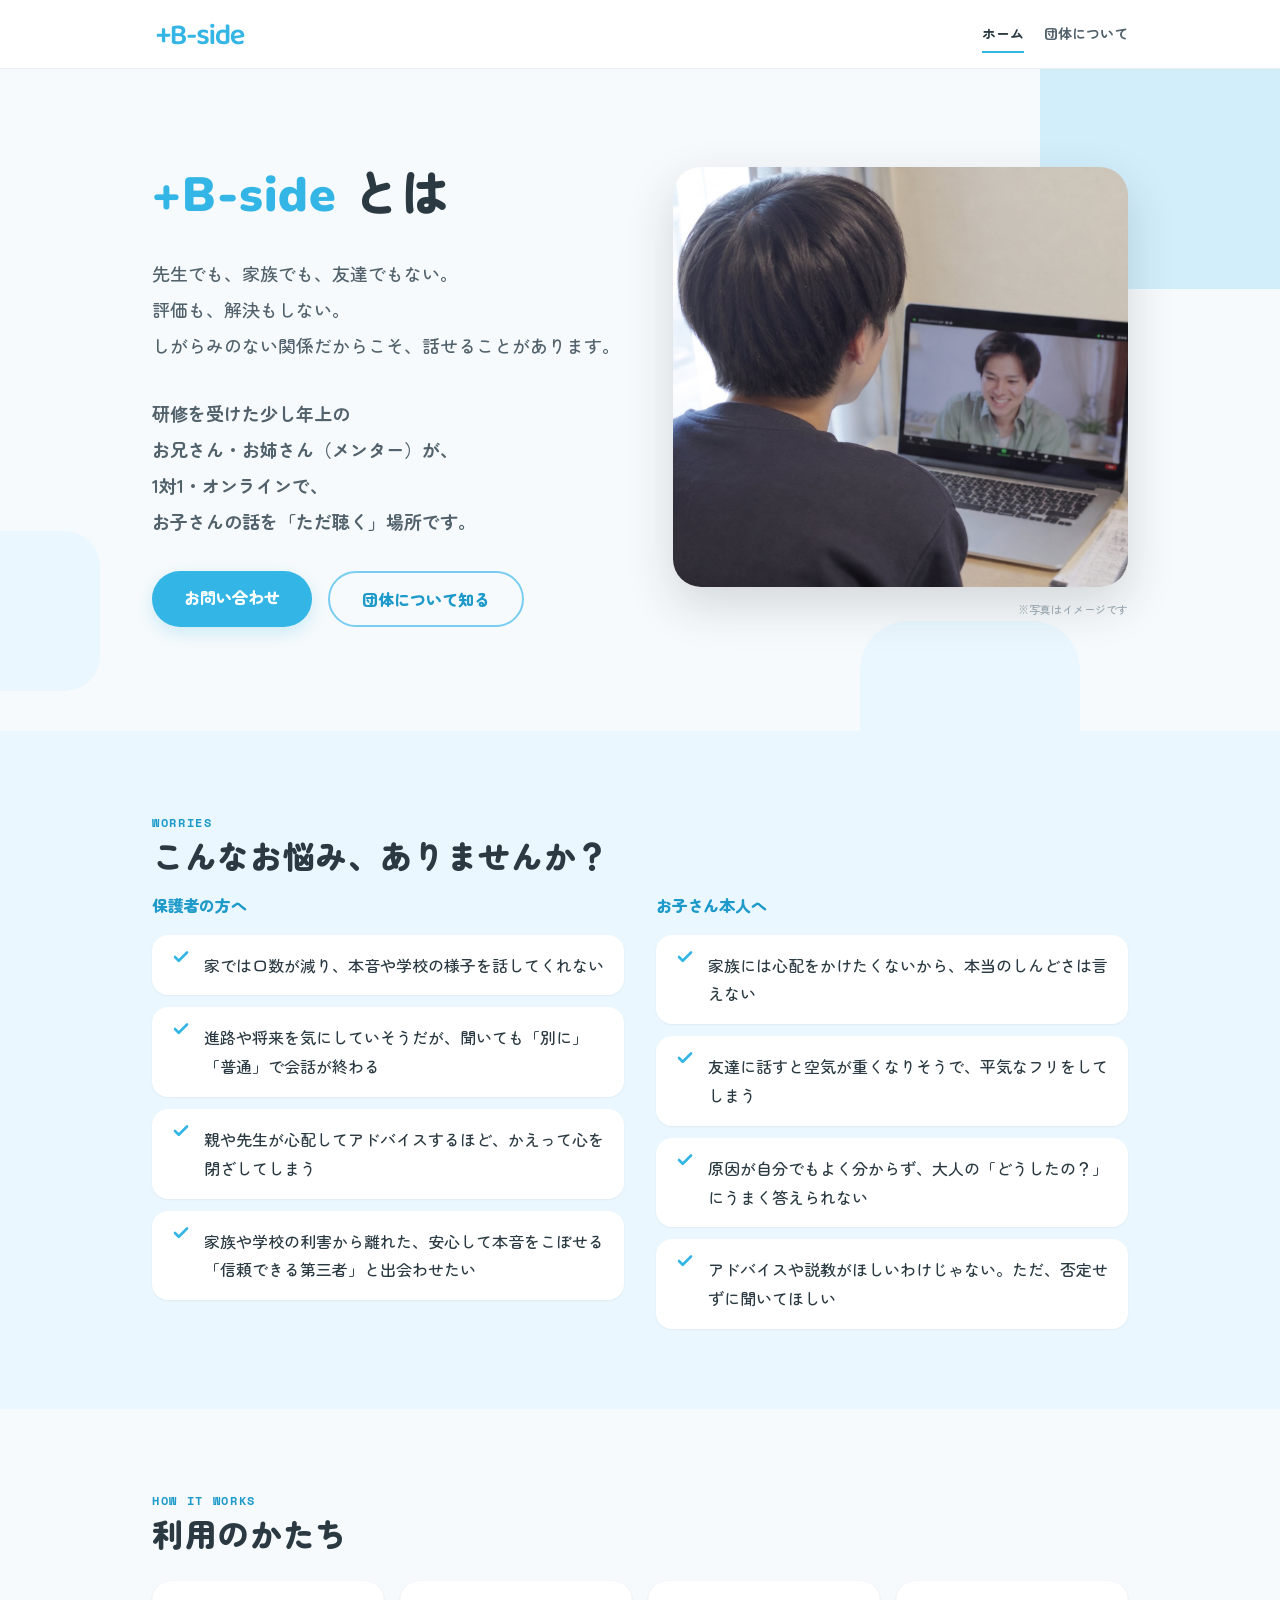
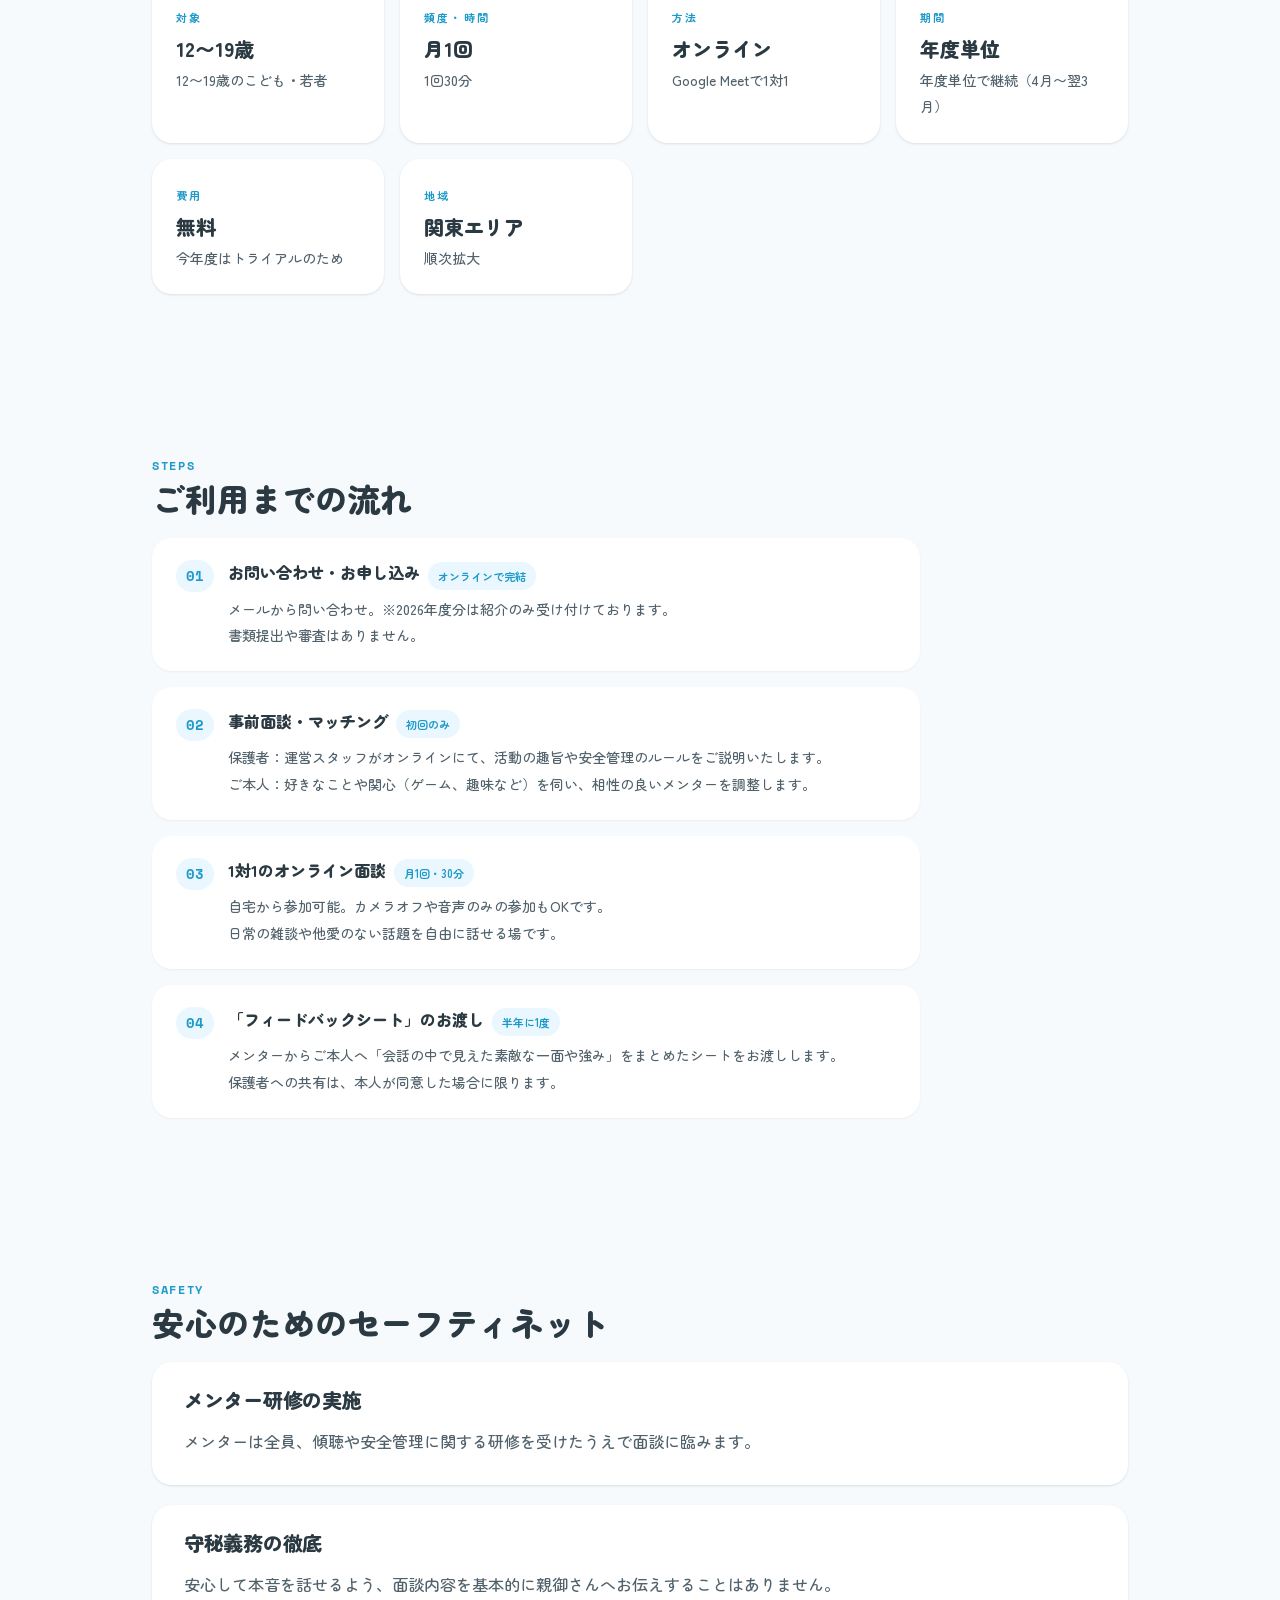
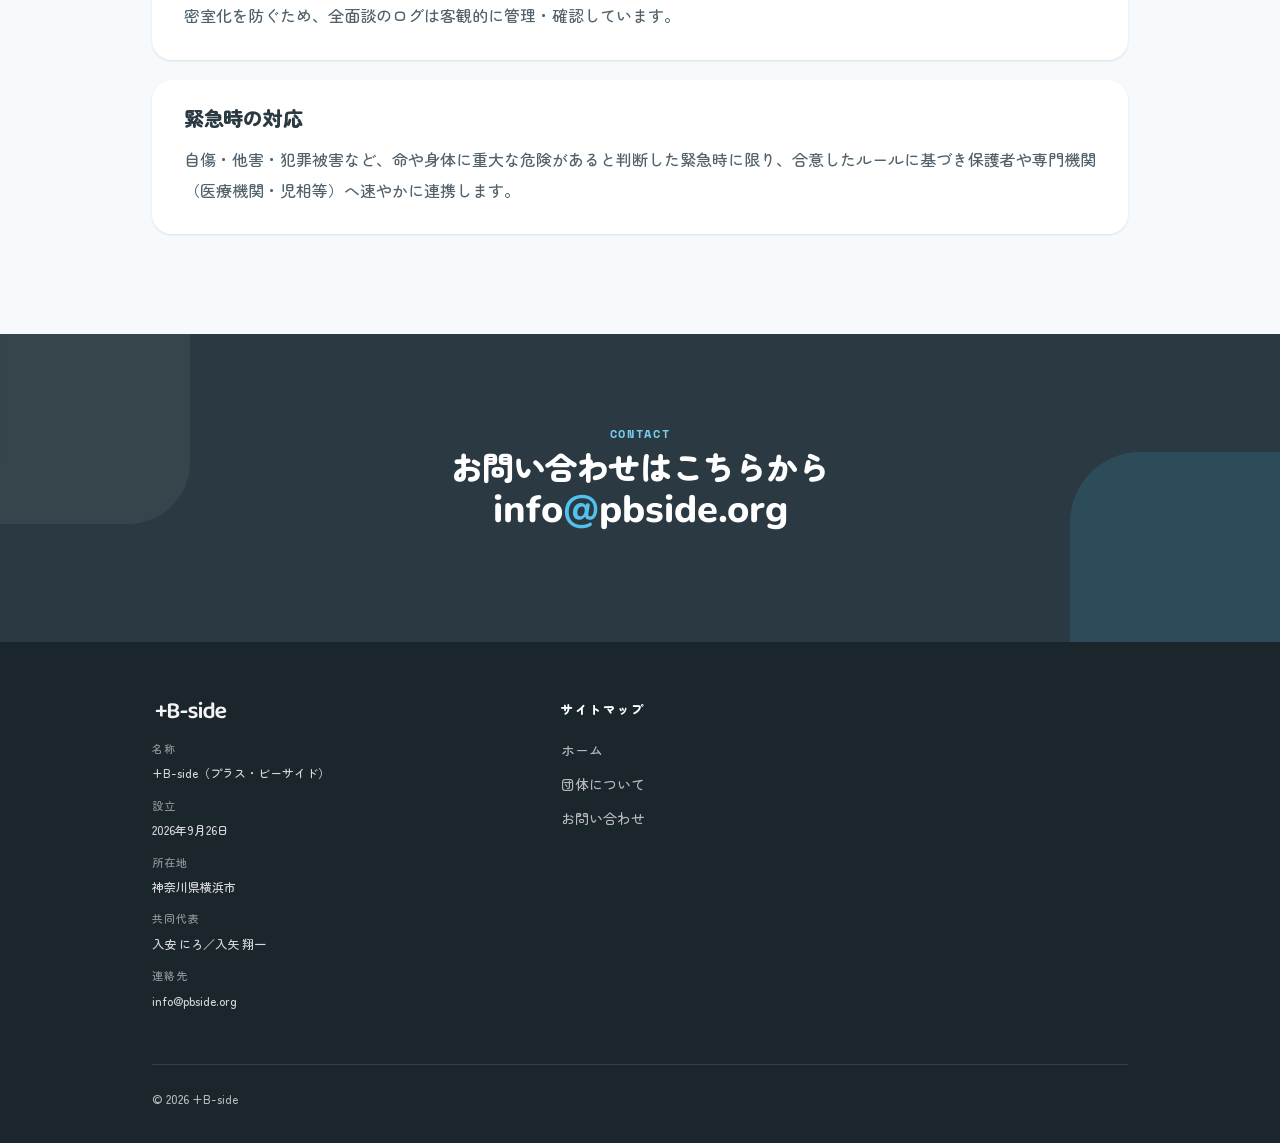
<file: index.html>
<!DOCTYPE html>
<html lang="ja">
<head>
<meta charset="UTF-8">
<meta name="viewport" content="width=device-width, initial-scale=1.0">
<title>+B-side（プラス・ビーサイド）</title>
<meta name="description" content="+B-side（プラス・ビーサイド）は、研修を受けた少し年上のメンターが、1対1・オンラインでお子さんの話を「ただ聴く」場所です。">
<link rel="icon" href="assets/logo/plus-B_icon_tile.svg">
<link rel="preconnect" href="https://fonts.googleapis.com">
<link href="https://fonts.googleapis.com/css2?family=Nunito:wght@400;700;800;900&family=Space+Mono:wght@400;700&family=Zen+Maru+Gothic:wght@400;500;700;900&display=swap" rel="stylesheet">
<link rel="stylesheet" href="assets/css/styles.css">
<link rel="stylesheet" href="assets/css/site.css">
<style>
  .hero { position: relative; overflow: hidden; background: var(--bg-page); padding: 92px 0 104px; }
  .hero .tile { position: absolute; border-radius: 22%; }
  .hero .t1 { width: 340px; height: 340px; right: -100px; top: -120px; background: var(--sky-100); }
  .hero .t2 { width: 220px; height: 220px; right: 200px; bottom: -110px; background: var(--sky-50); }
  .hero .t3 { width: 160px; height: 160px; left: -60px; bottom: 40px; background: var(--sky-50); }
  .hero .container { position: relative; }
  .hero .split { display: grid; grid-template-columns: 1.02fr 0.98fr; gap: var(--space-12); align-items: center; }
  .hero h1 { font-size: clamp(30px, 4.6vw, 48px); font-weight: 900; line-height: 1.45; letter-spacing: 0.02em; margin-bottom: var(--space-6); }
  .hero h1 .accent { color: var(--sky-500); }
  .hero p.lead { margin-bottom: var(--space-8); }
  .hero .nb { display: inline-block; }
  .hero .actions { display: flex; gap: var(--space-4); flex-wrap: wrap; }
  .hero .shot { position: relative; }
  .hero .shot img {
    width: 100%; height: 420px; object-fit: cover; object-position: 58% 45%;
    border-radius: var(--radius-2xl); box-shadow: 0 18px 48px rgba(27,38,44,0.16);
    display: block;
  }
  .hero .shot .cap {
    display: block; margin-top: 10px; font-size: var(--text-2xs);
    color: var(--text-muted); font-weight: 500; text-align: right;
  }
  @media (max-width: 900px) {
    .hero .split { grid-template-columns: 1fr; gap: var(--space-8); }
    .hero .shot img { height: 260px; }
  }
  .illust-row { display: grid; grid-template-columns: 1fr 340px; gap: var(--space-12); align-items: center; }
  .illust-row.rev { grid-template-columns: 340px 1fr; }
  .illust-row img { width: 100%; max-width: 340px; height: auto; display: block; }
  @media (max-width: 760px) {
    .illust-row, .illust-row.rev { grid-template-columns: 1fr; gap: var(--space-6); }
    .illust-row .pic { order: -1; }
    .illust-row img { max-width: 240px; }
  }
  .entry {
    display: grid; grid-template-columns: repeat(auto-fit, minmax(240px, 1fr));
    gap: var(--space-4); margin-top: var(--space-12);
  }
  .entry a {
    background: var(--surface); border-radius: var(--radius-card); padding: 24px 26px;
    box-shadow: var(--shadow-sm); transition: var(--transition-control);
    border: 1.5px solid transparent;
  }
  .entry a:hover { border-color: var(--sky-300); transform: translateY(-2px); }
  .entry .who { font-size: var(--text-2xs); font-weight: 700; letter-spacing: 0.2em; color: var(--sky-600); display: block; margin-bottom: 8px; }
  .entry .ttl { font-weight: 900; font-size: var(--text-base); display: block; margin-bottom: 6px; }
  .entry .dsc { font-size: var(--text-sm); color: var(--text-secondary); font-weight: 500; line-height: 1.75; }
  @media (max-width: 640px) { .hero { padding: 56px 0 64px; } }
  .worries { display: grid; grid-template-columns: 1fr 1fr; gap: var(--space-8); }
  .worries h3 { font-size: var(--text-base); font-weight: 900; color: var(--sky-600); margin-bottom: var(--space-4); }
  @media (max-width: 760px) { .worries { grid-template-columns: 1fr; } }
  .steps .pill { display: inline-block; margin-left: 8px; padding: 2px 10px; border-radius: 999px; background: var(--sky-50); color: var(--sky-600); font-size: var(--text-2xs); font-weight: 700; vertical-align: middle; }
</style>
</head>
<body>

<header class="site-header">
  <div class="container">
    <a class="brand" href="index.html"><img src="assets/logo/plus-B-side_lockup_sky.svg" alt="+B-side"></a>
    <nav class="site-nav">
      <a href="index.html" class="current">ホーム</a>
      <a href="about.html">団体について</a>
    </nav>
  </div>
</header>

<section class="hero">
  <div class="tile t1"></div><div class="tile t2"></div><div class="tile t3"></div>
  <div class="container">
    <div class="split">
      <div>
        <h1><span class="accent">+B-side</span> とは</h1>
        <p class="lead"><span class="nb">先生でも、家族でも、友達でもない。</span><span class="nb">評価も、解決もしない。</span><br><span class="nb">しがらみのない関係だからこそ、</span><span class="nb">話せることがあります。</span></p>
        <p class="lead"><strong><span class="nb">研修を受けた少し年上の</span><span class="nb">お兄さん・お姉さん（メンター）が、</span><span class="nb">1対1・オンラインで、</span><span class="nb">お子さんの話を「ただ聴く」場所です。</span></strong></p>
        <div class="actions">
          <a class="btn big" href="#contact">お問い合わせ</a>
          <a class="btn big ghost" href="about.html">団体について知る</a>
        </div>
      </div>
      <div class="shot">
        <img src="assets/img/hero-meeting.jpg" alt="自宅の机でノートパソコンを開いて話している子どもと、画面越しに笑顔で話を聴いているメンター">
        <span class="cap">※写真はイメージです</span>
      </div>
    </div>
  </div>
</section>

<section class="block tint" id="worries">
  <div class="container">
    <span class="kicker">Worries</span>
    <h2 class="sec">こんなお悩み、ありませんか？</h2>
    <div class="worries">
      <div>
        <h3>保護者の方へ</h3>
        <ul class="checklist">
          <li>家では口数が減り、本音や学校の様子を話してくれない</li>
          <li>進路や将来を気にしていそうだが、聞いても「別に」「普通」で会話が終わる</li>
          <li>親や先生が心配してアドバイスするほど、かえって心を閉ざしてしまう</li>
          <li>家族や学校の利害から離れた、安心して本音をこぼせる「信頼できる第三者」と出会わせたい</li>
        </ul>
      </div>
      <div>
        <h3>お子さん本人へ</h3>
        <ul class="checklist">
          <li>家族には心配をかけたくないから、本当のしんどさは言えない</li>
          <li>友達に話すと空気が重くなりそうで、平気なフリをしてしまう</li>
          <li>原因が自分でもよく分からず、大人の「どうしたの？」にうまく答えられない</li>
          <li>アドバイスや説教がほしいわけじゃない。ただ、否定せずに聞いてほしい</li>
        </ul>
      </div>
    </div>
  </div>
</section>

<section class="block sunken" id="what">
  <div class="container">
    <span class="kicker">How it works</span>
    <h2 class="sec">利用のかたち</h2>
    <div class="factgrid">
      <div class="factcard"><span class="label">対象</span><span class="val">12〜19歳</span><span class="note">12〜19歳のこども・若者</span></div>
      <div class="factcard"><span class="label">頻度・時間</span><span class="val">月1回</span><span class="note">1回30分</span></div>
      <div class="factcard"><span class="label">方法</span><span class="val">オンライン</span><span class="note">Google Meetで1対1</span></div>
      <div class="factcard"><span class="label">期間</span><span class="val">年度単位</span><span class="note">年度単位で継続（4月〜翌3月）</span></div>
      <div class="factcard"><span class="label">費用</span><span class="val">無料</span><span class="note">今年度はトライアルのため</span></div>
      <div class="factcard"><span class="label">地域</span><span class="val">関東エリア</span><span class="note">順次拡大</span></div>
    </div>
  </div>
</section>

<section class="block" id="flow">
  <div class="container">
    <span class="kicker">Steps</span>
    <h2 class="sec">ご利用までの流れ</h2>
    <ol class="steps">
      <li><span class="t">お問い合わせ・お申し込み<span class="pill">オンラインで完結</span></span><span class="d">メールから問い合わせ。※2026年度分は紹介のみ受け付けております。<br>書類提出や審査はありません。</span></li>
      <li><span class="t">事前面談・マッチング<span class="pill">初回のみ</span></span><span class="d">保護者：運営スタッフがオンラインにて、活動の趣旨や安全管理のルールをご説明いたします。<br>ご本人：好きなことや関心（ゲーム、趣味など）を伺い、相性の良いメンターを調整します。</span></li>
      <li><span class="t">1対1のオンライン面談<span class="pill">月1回・30分</span></span><span class="d">自宅から参加可能。カメラオフや音声のみの参加もOKです。<br>日常の雑談や他愛のない話題を自由に話せる場です。</span></li>
      <li><span class="t">「フィードバックシート」のお渡し<span class="pill">半年に1度</span></span><span class="d">メンターからご本人へ「会話の中で見えた素敵な一面や強み」をまとめたシートをお渡しします。<br>保護者への共有は、本人が同意した場合に限ります。</span></li>
    </ol>
  </div>
</section>

<section class="block sunken" id="safety">
  <div class="container">
    <span class="kicker">Safety</span>
    <h2 class="sec">安心のためのセーフティネット</h2>
    <div class="panel">
      <h3>メンター研修の実施</h3>
      <p>メンターは全員、傾聴や安全管理に関する研修を受けたうえで面談に臨みます。</p>
    </div>
    <div class="panel">
      <h3>守秘義務の徹底</h3>
      <p>安心して本音を話せるよう、面談内容を基本的に親御さんへお伝えすることはありません。<br>密室化を防ぐため、全面談のログは客観的に管理・確認しています。</p>
    </div>
    <div class="panel">
      <h3>緊急時の対応</h3>
      <p>自傷・他害・犯罪被害など、命や身体に重大な危険があると判断した緊急時に限り、合意したルールに基づき保護者や専門機関（医療機関・児相等）へ速やかに連携します。</p>
    </div>
  </div>
</section>

<section class="cta" id="contact">
  <div class="tile t1"></div><div class="tile t2"></div>
  <div class="container">
    <span class="kicker" style="color:var(--sky-300)">Contact</span>
    <h2>お問い合わせはこちらから</h2>
    <a class="mail" href="mailto:info@pbside.org">info<span class="at">@</span>pbside.org</a>
  </div>
</section>

<footer class="site">
  <div class="container">
    <div class="cols">
      <div>
        <img src="assets/logo/plus-B-side_lockup_white.svg" alt="+B-side">
        <dl class="org">
          <dt>名称</dt><dd>+B-side（プラス・ビーサイド）</dd>
          <dt>設立</dt><dd>2026年9月26日</dd>
          <dt>所在地</dt><dd>神奈川県横浜市</dd>
          <dt>共同代表</dt><dd>入安 にろ／入矢 翔一</dd>
          <dt>連絡先</dt><dd>info@pbside.org</dd>
        </dl>
      </div>
      <div>
        <h4>サイトマップ</h4>
        <ul>
          <li><a href="index.html">ホーム</a></li>
          <li><a href="about.html">団体について</a></li>
          <li><a href="index.html#contact">お問い合わせ</a></li>
        </ul>
      </div>
    </div>
    <div class="bottom">
      <span>&copy; 2026 +B-side</span>
    </div>
  </div>
</footer>

</body>
</html>
</file>
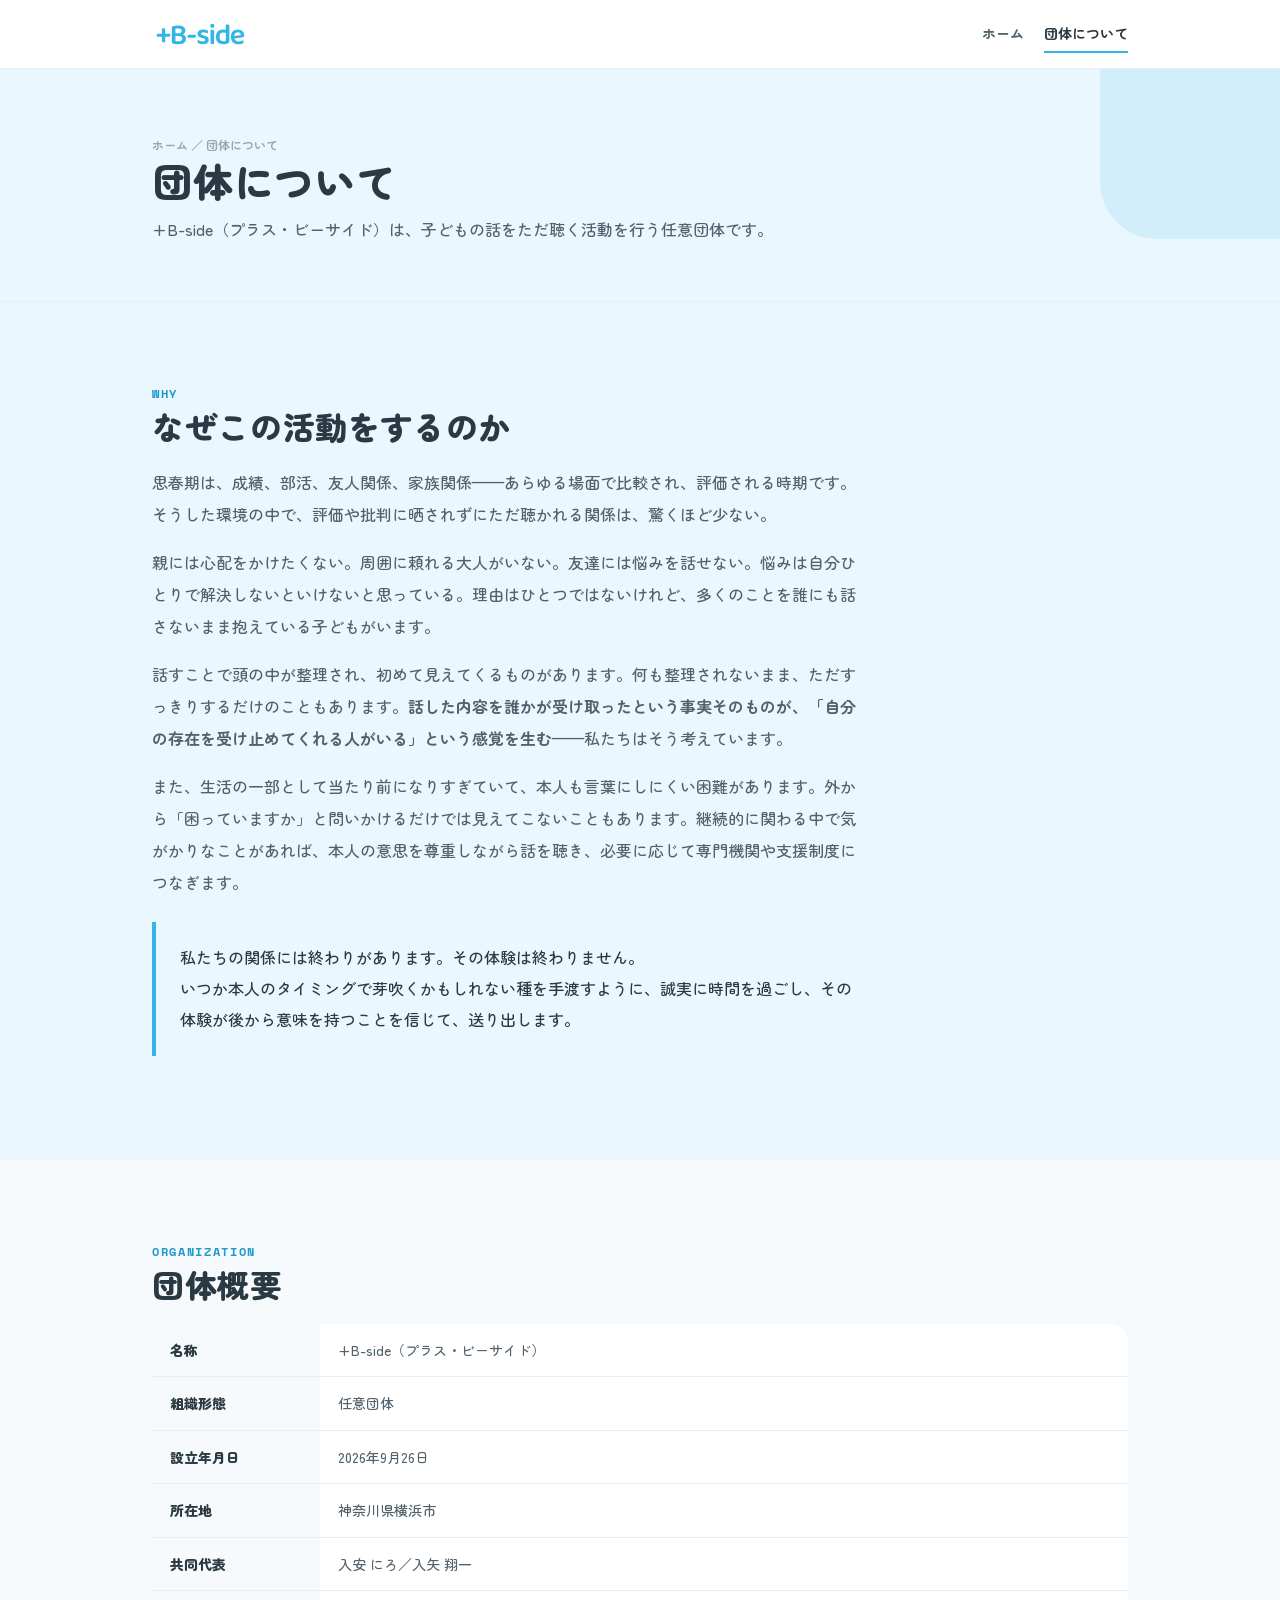
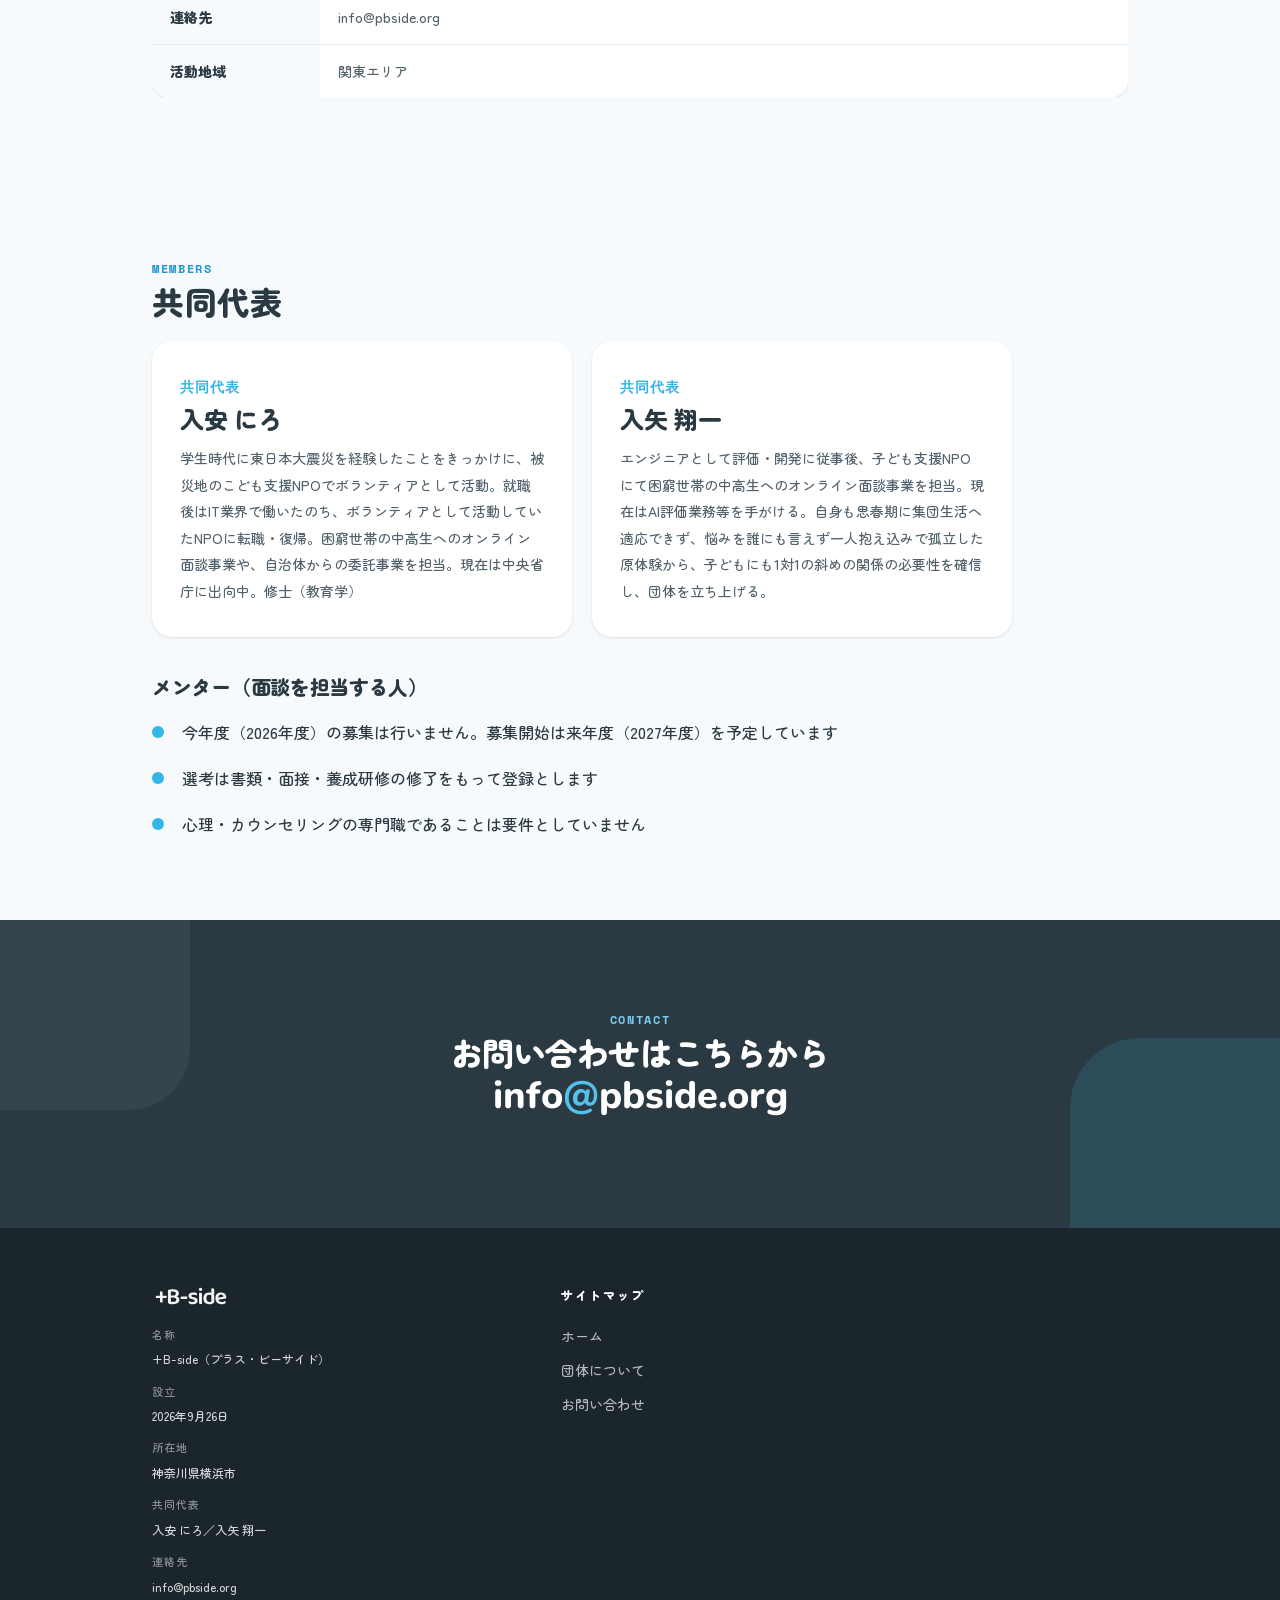
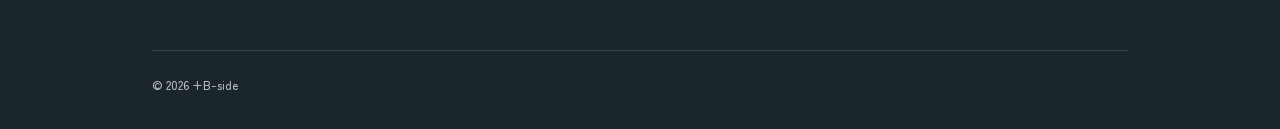
<file: about.html>
<!DOCTYPE html>
<html lang="ja">
<head>
<meta charset="UTF-8">
<meta name="viewport" content="width=device-width, initial-scale=1.0">
<title>団体について｜+B-side</title>
<meta name="description" content="+B-side（プラス・ビーサイド）の活動の背景・団体概要・共同代表。">
<link rel="icon" href="assets/logo/plus-B_icon_tile.svg">
<link rel="preconnect" href="https://fonts.googleapis.com">
<link href="https://fonts.googleapis.com/css2?family=Nunito:wght@400;700;800;900&family=Space+Mono:wght@400;700&family=Zen+Maru+Gothic:wght@400;500;700;900&display=swap" rel="stylesheet">
<link rel="stylesheet" href="assets/css/styles.css">
<link rel="stylesheet" href="assets/css/site.css">
<style>
  .money { display: grid; grid-template-columns: repeat(auto-fit, minmax(200px, 1fr)); gap: var(--space-4); margin-top: var(--space-6); }
</style>
</head>
<body>

<header class="site-header">
  <div class="container">
    <a class="brand" href="index.html"><img src="assets/logo/plus-B-side_lockup_sky.svg" alt="+B-side"></a>
    <nav class="site-nav">
      <a href="index.html">ホーム</a>
      <a href="about.html" class="current">団体について</a>
    </nav>
  </div>
</header>

<div class="page-head">
  <div class="tile t1"></div>
  <div class="container">
    <div class="crumbs"><a href="index.html">ホーム</a> ／ 団体について</div>
    <h1>団体について</h1>
    <p>+B-side（プラス・ビーサイド）は、子どもの話をただ聴く活動を行う任意団体です。</p>
  </div>
</div>

<section class="block tint" id="why">
  <div class="container">
    <span class="kicker">Why</span>
    <h2 class="sec">なぜこの活動をするのか</h2>
    <p class="body">思春期は、成績、部活、友人関係、家族関係——あらゆる場面で比較され、評価される時期です。そうした環境の中で、評価や批判に晒されずにただ聴かれる関係は、驚くほど少ない。</p>
    <p class="body">親には心配をかけたくない。周囲に頼れる大人がいない。友達には悩みを話せない。悩みは自分ひとりで解決しないといけないと思っている。理由はひとつではないけれど、多くのことを誰にも話さないまま抱えている子どもがいます。</p>
    <p class="body">話すことで頭の中が整理され、初めて見えてくるものがあります。何も整理されないまま、ただすっきりするだけのこともあります。<strong>話した内容を誰かが受け取ったという事実そのものが、「自分の存在を受け止めてくれる人がいる」という感覚を生む</strong>——私たちはそう考えています。</p>
    <p class="body">また、生活の一部として当たり前になりすぎていて、本人も言葉にしにくい困難があります。外から「困っていますか」と問いかけるだけでは見えてこないこともあります。継続的に関わる中で気がかりなことがあれば、本人の意思を尊重しながら話を聴き、必要に応じて専門機関や支援制度につなぎます。</p>
    <div class="callout">
      私たちの関係には終わりがあります。その体験は終わりません。<br>
      いつか本人のタイミングで芽吹くかもしれない種を手渡すように、誠実に時間を過ごし、その体験が後から意味を持つことを信じて、送り出します。
    </div>
  </div>
</section>

<section class="block" id="profile">
  <div class="container">
    <span class="kicker">Organization</span>
    <h2 class="sec">団体概要</h2>
    <div class="tablewrap">
      <table class="data">
        <tbody>
          <tr><th>名称</th><td>+B-side（プラス・ビーサイド）</td></tr>
          <tr><th>組織形態</th><td>任意団体</td></tr>
          <tr><th>設立年月日</th><td>2026年9月26日</td></tr>
          <tr><th>所在地</th><td>神奈川県横浜市</td></tr>
          <tr><th>共同代表</th><td>入安 にろ／入矢 翔一</td></tr>
          <tr><th>連絡先</th><td>info@pbside.org</td></tr>
          <tr><th>活動地域</th><td>関東エリア</td></tr>
        </tbody>
      </table>
    </div>
  </div>
</section>

<section class="block sunken" id="officers">
  <div class="container">
    <span class="kicker">Members</span>
    <h2 class="sec">共同代表</h2>
    <div class="values" style="max-width:860px">
      <div class="value">
        <span class="num">共同代表</span>
        <h3>入安 にろ</h3>
        <p>学生時代に東日本大震災を経験したことをきっかけに、被災地のこども支援NPOでボランティアとして活動。就職後はIT業界で働いたのち、ボランティアとして活動していたNPOに転職・復帰。困窮世帯の中高生へのオンライン面談事業や、自治体からの委託事業を担当。現在は中央省庁に出向中。修士（教育学）</p>
      </div>
      <div class="value">
        <span class="num">共同代表</span>
        <h3>入矢 翔一</h3>
        <p>エンジニアとして評価・開発に従事後、子ども支援NPOにて困窮世帯の中高生へのオンライン面談事業を担当。現在はAI評価業務等を手がける。自身も思春期に集団生活へ適応できず、悩みを誰にも言えず一人抱え込みで孤立した原体験から、子どもにも1対1の斜めの関係の必要性を確信し、団体を立ち上げる。</p>
      </div>
    </div>

    <h3 class="sub">メンター（面談を担当する人）</h3>
    <ul class="dotlist">
      <li>今年度（2026年度）の募集は行いません。募集開始は来年度（2027年度）を予定しています</li>
      <li>選考は書類・面接・養成研修の修了をもって登録とします</li>
      <li>心理・カウンセリングの専門職であることは要件としていません</li>
    </ul>
  </div>
</section>

<section class="cta">
  <div class="tile t1"></div><div class="tile t2"></div>
  <div class="container">
    <span class="kicker" style="color:var(--sky-300)">Contact</span>
    <h2>お問い合わせはこちらから</h2>
    <a class="mail" href="mailto:info@pbside.org">info<span class="at">@</span>pbside.org</a>
  </div>
</section>

<footer class="site">
  <div class="container">
    <div class="cols">
      <div>
        <img src="assets/logo/plus-B-side_lockup_white.svg" alt="+B-side">
        <dl class="org">
          <dt>名称</dt><dd>+B-side（プラス・ビーサイド）</dd>
          <dt>設立</dt><dd>2026年9月26日</dd>
          <dt>所在地</dt><dd>神奈川県横浜市</dd>
          <dt>共同代表</dt><dd>入安 にろ／入矢 翔一</dd>
          <dt>連絡先</dt><dd>info@pbside.org</dd>
        </dl>
      </div>
      <div>
        <h4>サイトマップ</h4>
        <ul>
          <li><a href="index.html">ホーム</a></li>
          <li><a href="about.html">団体について</a></li>
          <li><a href="index.html#contact">お問い合わせ</a></li>
        </ul>
      </div>
    </div>
    <div class="bottom">
      <span>&copy; 2026 +B-side</span>
    </div>
  </div>
</footer>

</body>
</html>
</file>
<file: assets/css/styles.css>
/* =============================================================
   +B-side Design System · Global entry point
   Consumers link THIS file. It is an @import manifest only —
   every token, font, and base rule is reached from here.
   ============================================================= */

@import "tokens/fonts.css";
@import "tokens/colors.css";
@import "tokens/typography.css";
@import "tokens/spacing.css";
@import "tokens/radii.css";
@import "tokens/elevation.css";
@import "tokens/motion.css";
@import "tokens/base.css";
</file>
<file: assets/css/site.css>
/* =============================================================
   +B-side · サイト共通スタイル（複数ページ用）
   トークンは styles.css（@import マニフェスト）を先に読むこと。
   ============================================================= */

body { font-family: "Zen Maru Gothic", var(--font-sans); color: var(--text-primary); }

.container { max-width: var(--container-lg); margin: 0 auto; padding: 0 var(--page-pad-x); }
.narrow { max-width: 46em; }

.kicker {
  font-family: var(--font-mono);
  font-size: var(--text-xs); font-weight: 700;
  letter-spacing: var(--tracking-widest); text-transform: uppercase;
  color: var(--sky-600);
  display: block; margin-bottom: var(--space-3);
}

a { color: inherit; text-decoration: none; }
.link { color: var(--text-link); font-weight: 700; text-decoration: underline; text-underline-offset: 3px; }

/* ── ヘッダー ─────────────────────────────────────── */
.site-header {
  position: sticky; top: 0; z-index: 10;
  background: rgba(255,255,255,0.94); backdrop-filter: blur(8px);
  border-bottom: 1px solid var(--border-subtle);
}
.site-header .container {
  display: flex; align-items: center; gap: var(--space-6);
  min-height: 68px; flex-wrap: wrap;
}
.site-header .brand img { height: 30px; display: block; }
.site-nav { display: flex; gap: var(--space-5); margin-left: auto; align-items: center; flex-wrap: wrap; }
.site-nav a {
  font-size: var(--text-sm); font-weight: 700; color: var(--text-secondary);
  padding: 6px 0; border-bottom: 2px solid transparent;
  transition: var(--transition-control);
}
.site-nav a:hover { color: var(--sky-600); }
.site-nav a.current { color: var(--ink-800); border-bottom-color: var(--sky-500); }

.btn {
  display: inline-block;
  background: var(--brand); color: var(--on-brand);
  font-weight: 900; font-size: var(--text-sm);
  padding: 10px 22px; border-radius: var(--radius-pill);
  box-shadow: var(--shadow-sky-soft);
  transition: var(--transition-control);
}
.btn:hover { background: var(--brand-hover); color: #fff; transform: translateY(-1px); }
.btn.big { font-size: var(--text-base); padding: 14px 32px; }
.btn.ghost {
  background: transparent; color: var(--sky-600);
  border: 2px solid var(--sky-300); box-shadow: none;
}
.btn.ghost:hover { background: var(--sky-50); color: var(--sky-700); }

/* ── ページヘッダー（下層ページ） ───────────────────── */
.page-head {
  background: var(--sky-50); padding: 64px 0 56px;
  border-bottom: 1px solid var(--border-subtle);
  position: relative; overflow: hidden;
}
.page-head .tile { position: absolute; border-radius: 22%; background: var(--sky-100); }
.page-head .t1 { width: 260px; height: 260px; right: -80px; top: -90px; }
.page-head .container { position: relative; }
.page-head h1 { font-size: clamp(26px, 4.2vw, 40px); font-weight: 900; letter-spacing: 0.02em; }
.page-head p { margin-top: var(--space-4); color: var(--text-secondary); font-weight: 500; line-height: 2; max-width: 44em; }
.crumbs { font-size: var(--text-xs); color: var(--text-muted); font-weight: 700; margin-bottom: var(--space-4); }
.crumbs a:hover { color: var(--sky-600); }

/* ── セクション ───────────────────────────────────── */
section.block { padding: 80px 0; }
section.block.tint { background: var(--sky-50); }
section.block.sunken { background: var(--bg-page); }
h2.sec {
  font-size: clamp(22px, 3.4vw, 32px); font-weight: 900;
  margin-bottom: var(--space-6); letter-spacing: 0.02em;
}
h3.sub { font-size: var(--text-lg); font-weight: 900; margin: var(--space-10) 0 var(--space-4); }
p.lead { font-size: var(--text-md); line-height: 2; font-weight: 500; color: var(--text-secondary); max-width: 44em; }
p.body { line-height: 2; font-weight: 500; color: var(--text-secondary); max-width: 44em; margin-bottom: var(--space-4); }

/* ── リスト ───────────────────────────────────────── */
.checklist { list-style: none; padding: 0; margin: 0; display: grid; gap: var(--space-3); max-width: 44em; }
.checklist li {
  background: var(--surface); border-radius: var(--radius-lg);
  padding: 16px 20px 16px 52px; position: relative;
  font-weight: 500; box-shadow: var(--shadow-xs); line-height: 1.8;
}
.checklist li::before {
  content: ""; position: absolute; left: 20px; top: 22px; transform: translateY(-50%);
  width: 18px; height: 18px; border-radius: 35%; background: var(--sky-500);
  -webkit-mask: url('data:image/svg+xml;utf8,<svg xmlns="http://www.w3.org/2000/svg" viewBox="0 0 24 24" fill="none" stroke="black" stroke-width="3.5" stroke-linecap="round" stroke-linejoin="round"><path d="M20 6 9 17l-5-5"/></svg>') center/contain no-repeat;
          mask: url('data:image/svg+xml;utf8,<svg xmlns="http://www.w3.org/2000/svg" viewBox="0 0 24 24" fill="none" stroke="black" stroke-width="3.5" stroke-linecap="round" stroke-linejoin="round"><path d="M20 6 9 17l-5-5"/></svg>') center/contain no-repeat;
}

.dotlist { list-style: none; padding: 0; margin: 0; display: grid; gap: var(--space-4); max-width: 46em; }
.dotlist li { position: relative; padding-left: 30px; line-height: 1.9; font-weight: 500; }
.dotlist li::before {
  content: ""; position: absolute; left: 0; top: 9px;
  width: 12px; height: 12px; border-radius: 50%; background: var(--sky-500);
}
.dotlist.muted li::before { background: var(--ink-300); }

/* ── カード類 ─────────────────────────────────────── */
.factgrid { display: grid; grid-template-columns: repeat(auto-fit, minmax(220px, 1fr)); gap: var(--space-4); margin-top: var(--space-8); }
.factcard { background: var(--surface); border-radius: var(--radius-card); padding: 24px; box-shadow: var(--shadow-sm); }
.factcard .label { font-size: var(--text-2xs); font-weight: 700; letter-spacing: 0.2em; color: var(--sky-600); display: block; margin-bottom: 8px; }
.factcard .val { font-size: var(--text-lg); font-weight: 900; display: block; margin-bottom: 6px; }
.factcard .note { font-size: var(--text-sm); color: var(--text-secondary); line-height: 1.7; font-weight: 500; }

.values { display: grid; grid-template-columns: repeat(auto-fit, minmax(240px, 1fr)); gap: var(--space-5); }
.value { background: var(--surface); border-radius: var(--radius-card); padding: 32px 28px; box-shadow: var(--shadow-sm); }
.value .num { font-family: var(--font-mono); font-weight: 700; color: var(--sky-500); letter-spacing: var(--tracking-wider); font-size: var(--text-sm); }
.value h3 { font-size: var(--text-xl); font-weight: 900; margin: 10px 0 12px; }
.value p { font-size: var(--text-sm); line-height: 1.9; color: var(--text-secondary); font-weight: 500; }

.no3 { display: flex; flex-wrap: wrap; gap: var(--space-3); margin: var(--space-6) 0; }
.no3 span { background: var(--ink-800); color: #fff; border-radius: var(--radius-pill); padding: 10px 26px; font-weight: 900; letter-spacing: 0.06em; }

.to-kids-card {
  background: var(--surface); border: 1.5px solid var(--sky-300);
  border-radius: var(--radius-card); padding: 32px 36px;
  max-width: 46em; line-height: 2; font-weight: 500;
}
.to-kids-card strong { font-weight: 900; }

.panel {
  background: var(--surface); border-radius: var(--radius-card);
  padding: 28px 32px; box-shadow: var(--shadow-sm); margin-bottom: var(--space-5);
}
.panel h3 { font-size: var(--text-lg); font-weight: 900; margin-bottom: var(--space-3); }
.panel p { line-height: 1.95; font-weight: 500; color: var(--text-secondary); }

.callout {
  border-left: 4px solid var(--sky-500); background: var(--sky-50);
  border-radius: 0 var(--radius-lg) var(--radius-lg) 0;
  padding: 20px 24px; line-height: 1.95; font-weight: 500;
  max-width: 46em; margin: var(--space-6) 0;
}
.callout.warn { border-left-color: var(--warning-500); background: var(--warning-50); }

/* ── テーブル ─────────────────────────────────────── */
.tablewrap { overflow-x: auto; margin-top: var(--space-6); }
table.data {
  width: 100%; border-collapse: collapse; min-width: 620px;
  background: var(--surface); border-radius: var(--radius-lg); overflow: hidden;
  box-shadow: var(--shadow-sm); font-size: var(--text-sm);
}
table.data th, table.data td { padding: 14px 18px; text-align: left; vertical-align: top; line-height: 1.75; }
table.data thead th { background: var(--ink-800); color: #fff; font-weight: 900; font-size: var(--text-xs); letter-spacing: 0.08em; }
table.data tbody tr + tr { border-top: 1px solid var(--border-subtle); }
table.data tbody th { font-weight: 900; white-space: nowrap; width: 12em; background: var(--ink-25); }
table.data td { font-weight: 500; color: var(--text-secondary); }
table.data .own { background: var(--sky-50); color: var(--ink-800); font-weight: 700; }

/* ── ステップ ─────────────────────────────────────── */
.steps { list-style: none; padding: 0; margin: var(--space-6) 0 0; display: grid; gap: var(--space-4); counter-reset: s; max-width: 48em; }
.steps li {
  counter-increment: s; position: relative; padding: 22px 24px 22px 76px;
  background: var(--surface); border-radius: var(--radius-card); box-shadow: var(--shadow-xs);
}
.steps li::before {
  content: counter(s, decimal-leading-zero);
  position: absolute; left: 24px; top: 22px;
  font-family: var(--font-mono); font-weight: 700; font-size: var(--text-sm);
  color: var(--sky-600); background: var(--sky-50);
  border-radius: var(--radius-pill); padding: 4px 10px;
}
.steps li .t { font-weight: 900; display: block; margin-bottom: 6px; }
.steps li .d { font-size: var(--text-sm); color: var(--text-secondary); font-weight: 500; line-height: 1.85; }

/* ── FAQ ──────────────────────────────────────────── */
.faq { max-width: 48em; display: grid; gap: var(--space-3); }
.faq details {
  background: var(--surface); border-radius: var(--radius-lg);
  box-shadow: var(--shadow-xs); overflow: hidden;
}
.faq summary {
  cursor: pointer; list-style: none; padding: 20px 56px 20px 24px;
  font-weight: 900; position: relative; line-height: 1.7;
}
.faq summary::-webkit-details-marker { display: none; }
.faq summary::after {
  content: ""; position: absolute; right: 24px; top: 26px;
  width: 14px; height: 14px; background: var(--sky-500);
  -webkit-mask: url('data:image/svg+xml;utf8,<svg xmlns="http://www.w3.org/2000/svg" viewBox="0 0 24 24" fill="none" stroke="black" stroke-width="3" stroke-linecap="round"><path d="M6 9l6 6 6-6"/></svg>') center/contain no-repeat;
          mask: url('data:image/svg+xml;utf8,<svg xmlns="http://www.w3.org/2000/svg" viewBox="0 0 24 24" fill="none" stroke="black" stroke-width="3" stroke-linecap="round"><path d="M6 9l6 6 6-6"/></svg>') center/contain no-repeat;
  transition: transform 0.18s ease;
}
.faq details[open] summary::after { transform: rotate(180deg); }
.faq .a { padding: 0 24px 22px; color: var(--text-secondary); font-weight: 500; line-height: 1.95; font-size: var(--text-sm); }

/* ── 沿革 ─────────────────────────────────────────── */
.timeline { list-style: none; padding: 0; margin: var(--space-6) 0 0; max-width: 44em; }
.timeline li { position: relative; padding: 0 0 28px 32px; border-left: 2px solid var(--sky-200); }
.timeline li:last-child { border-left-color: transparent; padding-bottom: 0; }
.timeline li::before {
  content: ""; position: absolute; left: -8px; top: 4px;
  width: 14px; height: 14px; border-radius: 50%;
  background: var(--sky-500); border: 3px solid #fff;
}
.timeline li.future::before { background: var(--ink-300); }
.timeline .when { font-family: var(--font-mono); font-size: var(--text-xs); font-weight: 700; color: var(--sky-600); display: block; }
.timeline .what { font-weight: 700; line-height: 1.8; margin-top: 4px; }
.timeline li.future .when { color: var(--text-muted); }

/* ── CTA ──────────────────────────────────────────── */
.cta { background: var(--dark-surface); color: #fff; padding: 88px 0; text-align: center; position: relative; overflow: hidden; }
.cta .tile { position: absolute; border-radius: 22%; }
.cta .t1 { width: 280px; height: 280px; left: -90px; top: -90px; background: rgba(255,255,255,0.05); }
.cta .t2 { width: 320px; height: 320px; right: -110px; bottom: -130px; background: rgba(51,181,229,0.14); }
.cta .container { position: relative; }
.cta h2 { color: #fff; font-size: clamp(22px, 3.4vw, 32px); font-weight: 900; margin-bottom: var(--space-4); }
.cta p { color: var(--text-on-dark-muted); line-height: 2; max-width: 38em; margin: 0 auto var(--space-6); font-weight: 500; }
.cta .mail { font-family: var(--font-display); font-size: clamp(22px, 4.2vw, 38px); font-weight: 800; color: #fff; display: block; margin-bottom: var(--space-8); }
.cta .mail .at { color: var(--sky-400); }

/* ── フッター ─────────────────────────────────────── */
footer.site { background: var(--dark-surface-2); color: var(--text-on-dark-muted); padding: 56px 0 32px; font-size: var(--text-sm); font-weight: 500; }
footer.site .cols { display: grid; grid-template-columns: 1.4fr 1fr 1fr; gap: var(--space-10); margin-bottom: var(--space-10); }
footer.site img { height: 24px; margin-bottom: 16px; opacity: 0.95; }
footer.site h4 { color: #fff; font-size: var(--text-xs); letter-spacing: 0.16em; font-weight: 900; margin-bottom: var(--space-4); }
footer.site ul { list-style: none; padding: 0; margin: 0; display: grid; gap: 10px; font-size: var(--text-sm); }
footer.site a:hover { color: var(--sky-300); }
footer.site .org { line-height: 1.95; font-size: var(--text-xs); }
footer.site .org dt { color: rgba(255,255,255,0.5); font-size: var(--text-2xs); letter-spacing: 0.1em; margin-top: 10px; }
footer.site .org dd { margin: 2px 0 0; color: rgba(255,255,255,0.82); }
footer.site .bottom { border-top: 1px solid var(--dark-border); padding-top: 22px; font-size: var(--text-xs); display: flex; justify-content: space-between; gap: var(--space-4); flex-wrap: wrap; }

@media (max-width: 860px) {
  footer.site .cols { grid-template-columns: 1fr; gap: var(--space-8); }
}
@media (max-width: 640px) {
  section.block { padding: 56px 0; }
  .page-head { padding: 44px 0 40px; }
  .site-header .container { min-height: 0; padding-top: 12px; padding-bottom: 12px; }
  .site-nav { margin-left: 0; width: 100%; gap: var(--space-4); }
  .panel { padding: 22px 20px; }
}
</file>
